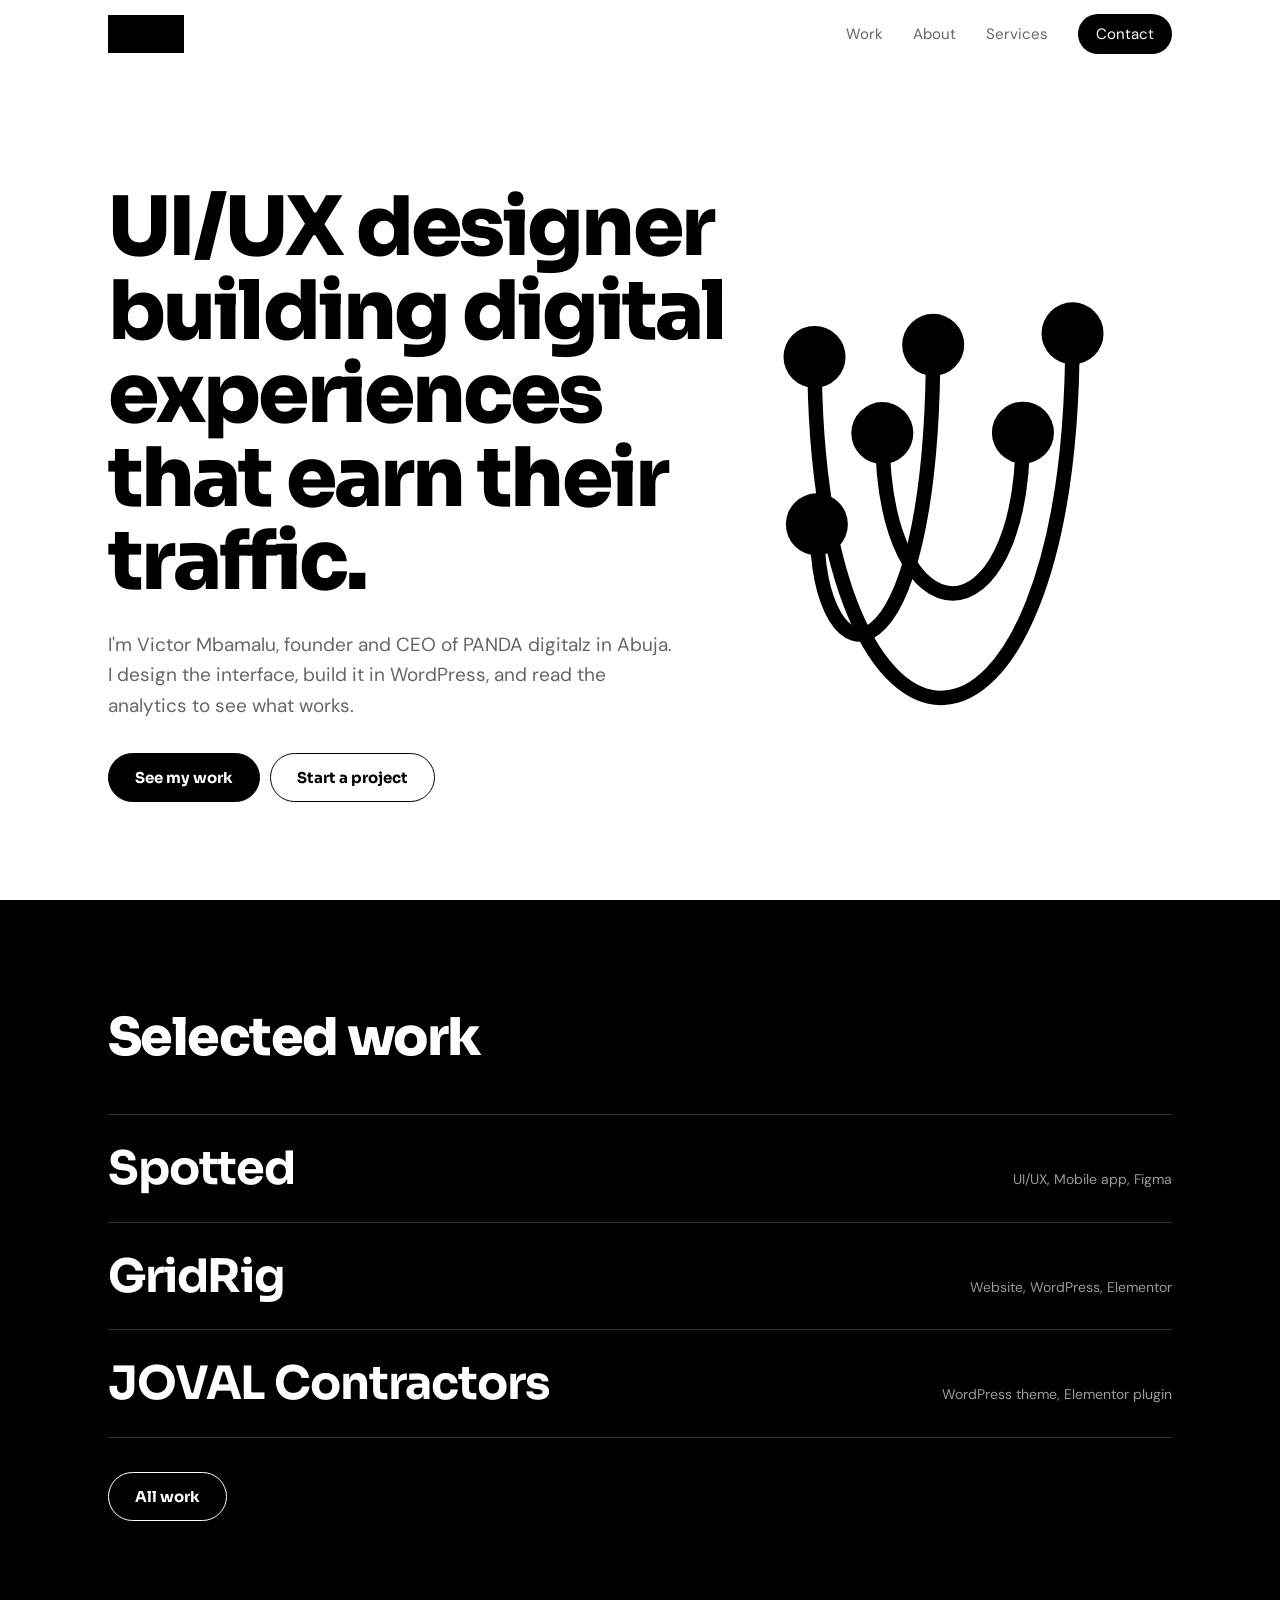
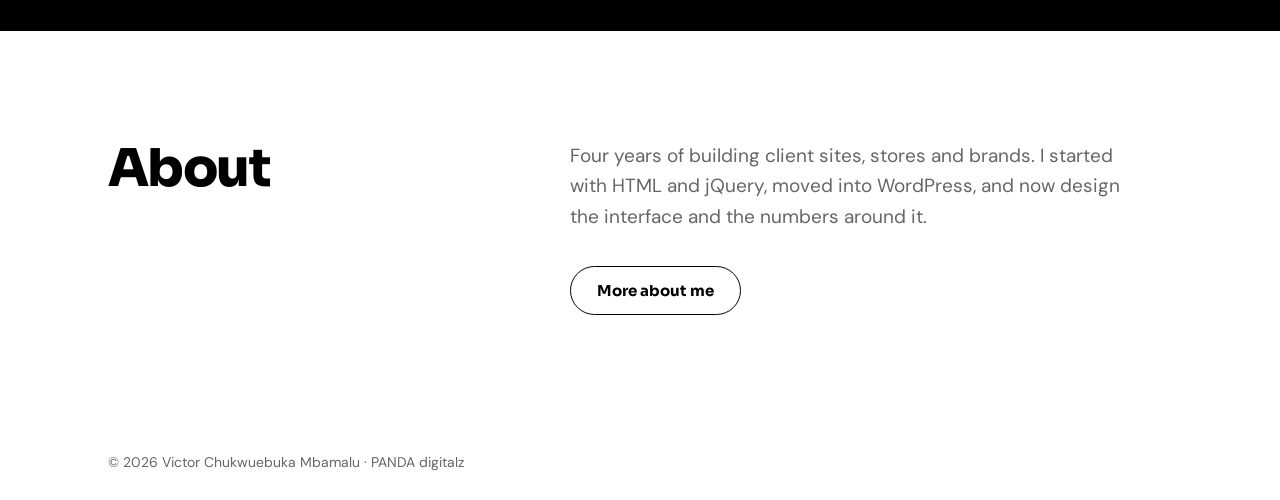
<file: index.html>
<!doctype html><html lang="en"><head><meta charset="utf-8"><meta name="viewport" content="width=device-width,initial-scale=1,viewport-fit=cover">
<title>Victor Mbamalu | UI/UX Designer, PANDA digitalz</title><meta name="description" content="Victor Mbamalu is a UI/UX designer and the founder of PANDA digitalz in Abuja, Nigeria, open to remote work.">
<link rel="preconnect" href="https://fonts.googleapis.com"><link rel="preconnect" href="https://fonts.gstatic.com" crossorigin>
<link href="https://fonts.googleapis.com/css2?family=Sora:wght@400;700;800&family=DM+Sans:wght@400;500&display=swap" rel="stylesheet">
<link rel="icon" href="assets/logo.png"><link rel="stylesheet" href="assets/style.css"></head><body data-page="index"><main>
<section class="w hero"><div><h1>UI/UX designer building digital experiences that earn their traffic.</h1>
<p>I'm Victor Mbamalu, founder and CEO of PANDA digitalz in Abuja. I design the interface, build it in WordPress, and read the analytics to see what works.</p>
<a class="btn f" href="works.html">See my work</a><a class="btn" href="contact.html">Start a project</a></div>
<svg id="mark" viewBox="0 0 400 420" role="img" aria-label="PANDA digitalz mark: connected nodes that follow your cursor"><g id="paths"></g><g id="nodes"></g></svg></section>
<section class="dark"><div class="w"><h2>Selected work</h2><div class="list" id="list" data-n="3"></div><a class="btn more" href="works.html">All work</a></div></section>
<section><div class="w two"><h2>About</h2><div><p style="color:var(--mu);font-size:19px;max-width:44ch">Four years of building client sites, stores and brands. I started with HTML and jQuery, moved into WordPress, and now design the interface and the numbers around it.</p><a class="btn more" href="about.html">More about me</a></div></div></section>
</main><script src="assets/main.js"></script></body></html>
</file>
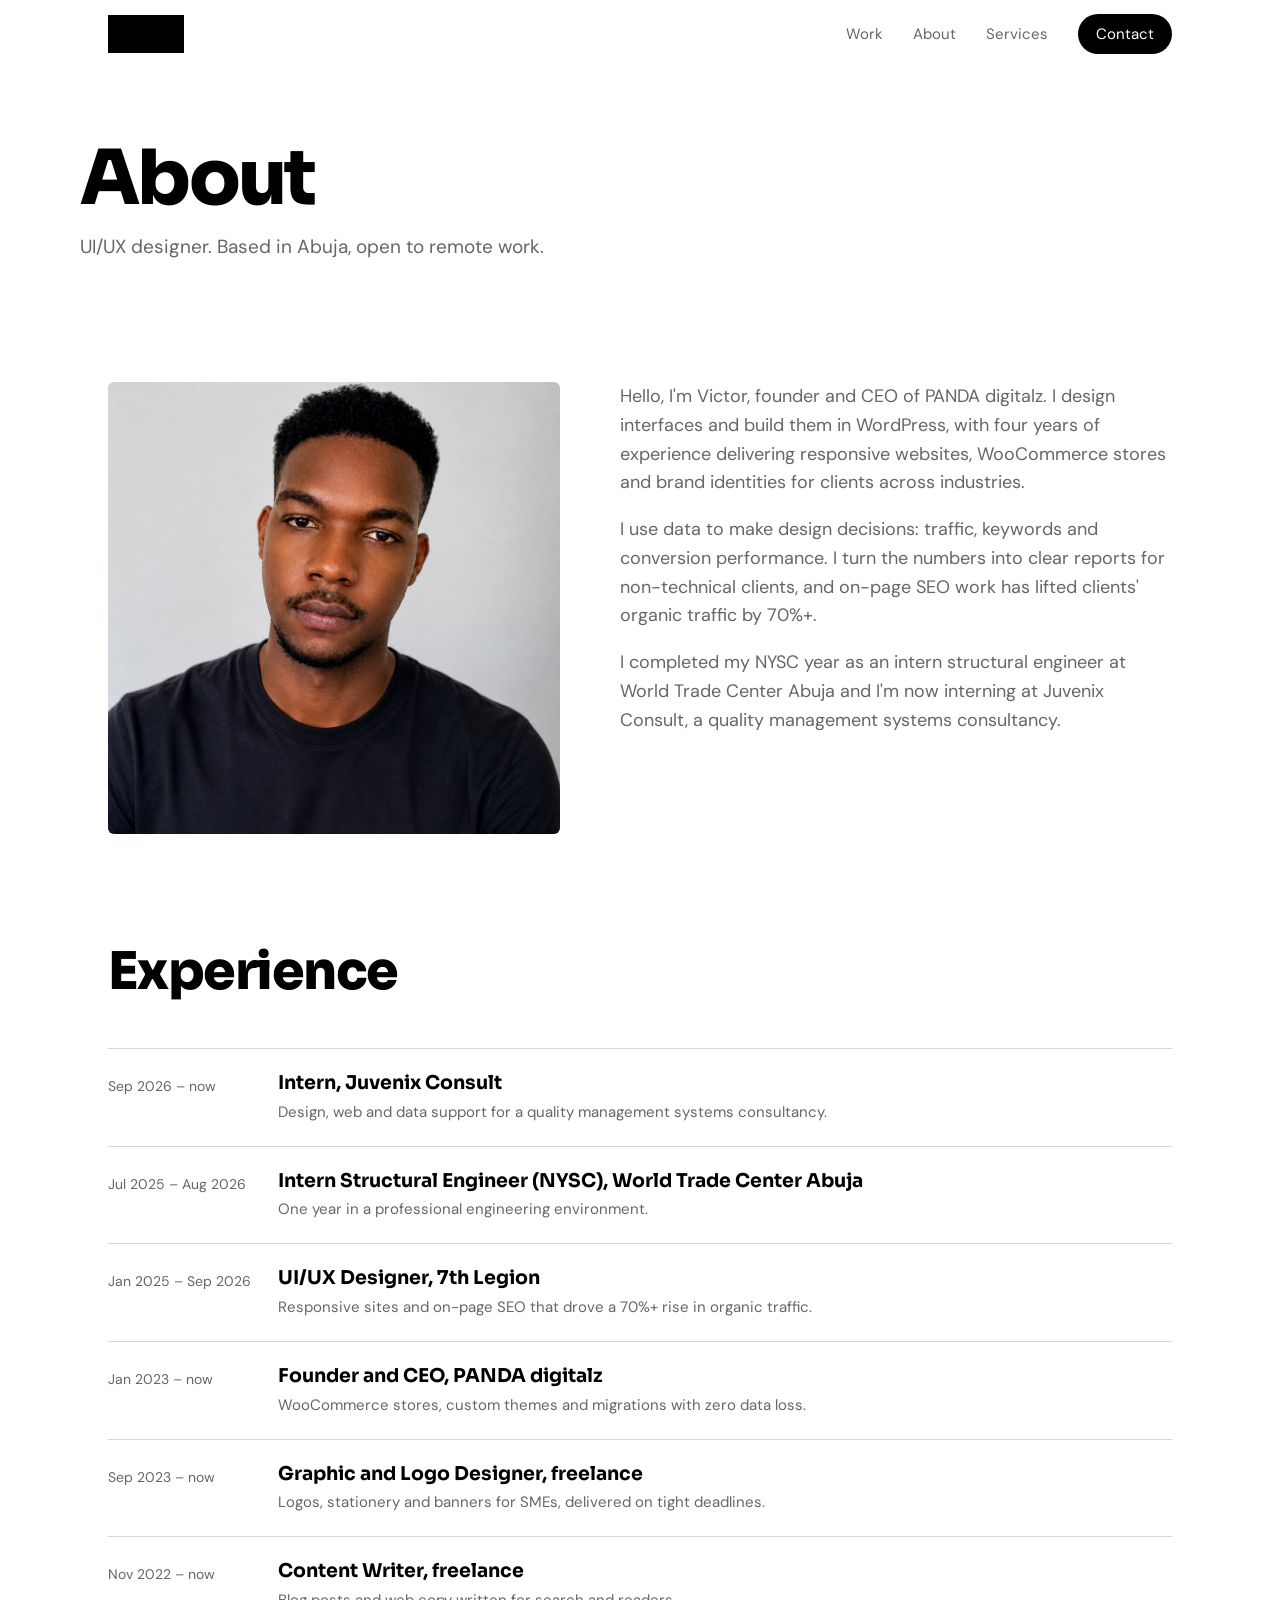
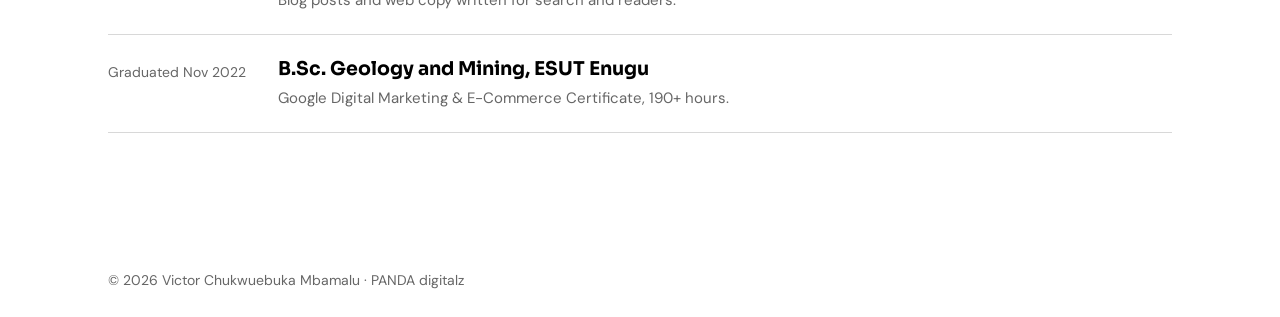
<file: about.html>
<!doctype html><html lang="en"><head><meta charset="utf-8"><meta name="viewport" content="width=device-width,initial-scale=1,viewport-fit=cover">
<title>About | Victor Mbamalu</title><meta name="description" content="About Victor Mbamalu, UI/UX designer and founder of PANDA digitalz.">
<link rel="preconnect" href="https://fonts.googleapis.com"><link rel="preconnect" href="https://fonts.gstatic.com" crossorigin>
<link href="https://fonts.googleapis.com/css2?family=Sora:wght@400;700;800&family=DM+Sans:wght@400;500&display=swap" rel="stylesheet">
<link rel="icon" href="assets/logo.png"><link rel="stylesheet" href="assets/style.css"></head><body data-page="about"><main>
<div class="w pg"><h1>About</h1><p>UI/UX designer. Based in Abuja, open to remote work.</p></div><section><div class="w pf"><img src="assets/profile.jpg" alt="Portrait of Victor Mbamalu" width="900" height="900">
<div><p>Hello, I'm Victor, founder and CEO of PANDA digitalz. I design interfaces and build them in WordPress, with four years of experience delivering responsive websites, WooCommerce stores and brand identities for clients across industries.</p>
<p>I use data to make design decisions: traffic, keywords and conversion performance. I turn the numbers into clear reports for non-technical clients, and on-page SEO work has lifted clients' organic traffic by 70%+.</p>
<p>I completed my NYSC year as an intern structural engineer at World Trade Center Abuja and I'm now interning at Juvenix Consult, a quality management systems consultancy.</p></div></div></section>
<section style="padding-top:0"><div class="w"><h2>Experience</h2><ul class="tl">
<li><time>Sep 2026 – now</time><div><h3>Intern, Juvenix Consult</h3><p>Design, web and data support for a quality management systems consultancy.</p></div></li>
<li><time>Jul 2025 – Aug 2026</time><div><h3>Intern Structural Engineer (NYSC), World Trade Center Abuja</h3><p>One year in a professional engineering environment.</p></div></li>
<li><time>Jan 2025 – Sep 2026</time><div><h3>UI/UX Designer, 7th Legion</h3><p>Responsive sites and on-page SEO that drove a 70%+ rise in organic traffic.</p></div></li>
<li><time>Jan 2023 – now</time><div><h3>Founder and CEO, PANDA digitalz</h3><p>WooCommerce stores, custom themes and migrations with zero data loss.</p></div></li>
<li><time>Sep 2023 – now</time><div><h3>Graphic and Logo Designer, freelance</h3><p>Logos, stationery and banners for SMEs, delivered on tight deadlines.</p></div></li>
<li><time>Nov 2022 – now</time><div><h3>Content Writer, freelance</h3><p>Blog posts and web copy written for search and readers.</p></div></li>
<li><time>Graduated Nov 2022</time><div><h3>B.Sc. Geology and Mining, ESUT Enugu</h3><p>Google Digital Marketing &amp; E-Commerce Certificate, 190+ hours.</p></div></li></ul></div></section>
</main><script src="assets/main.js"></script></body></html>
</file>
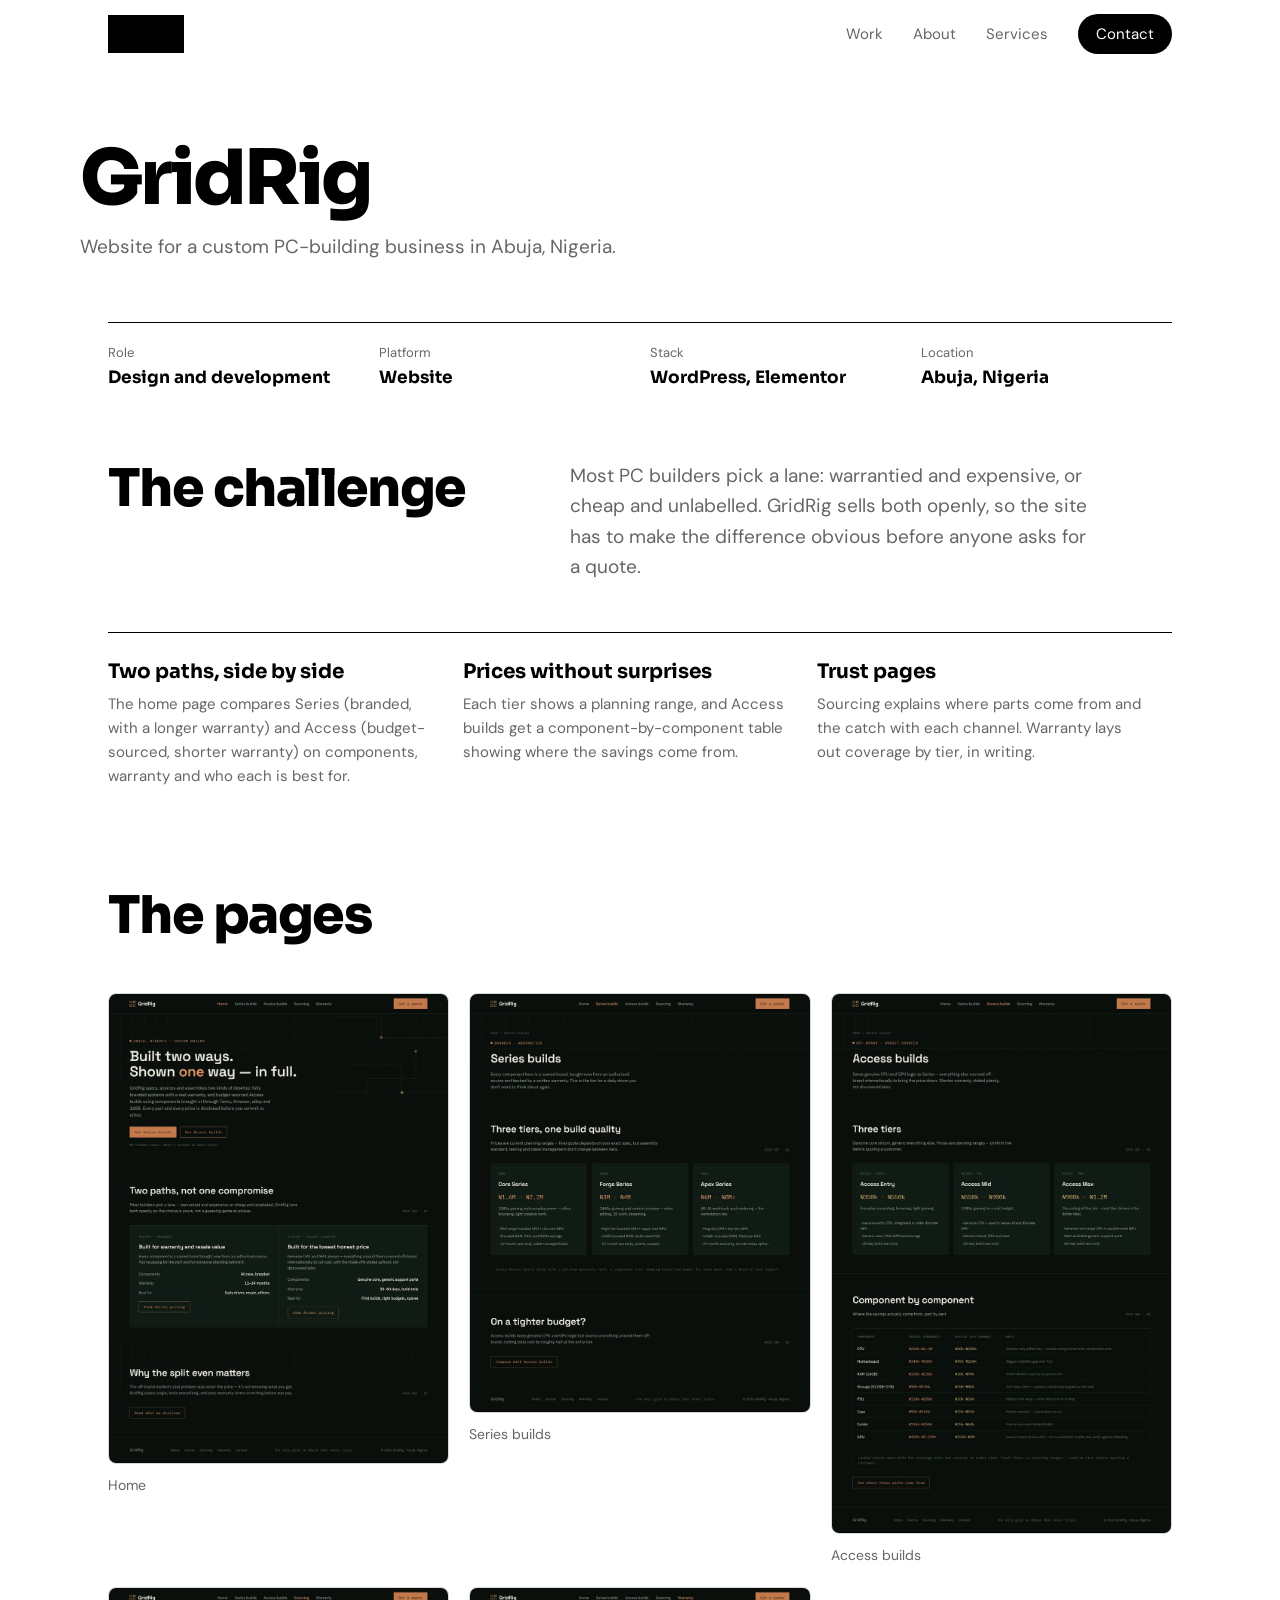
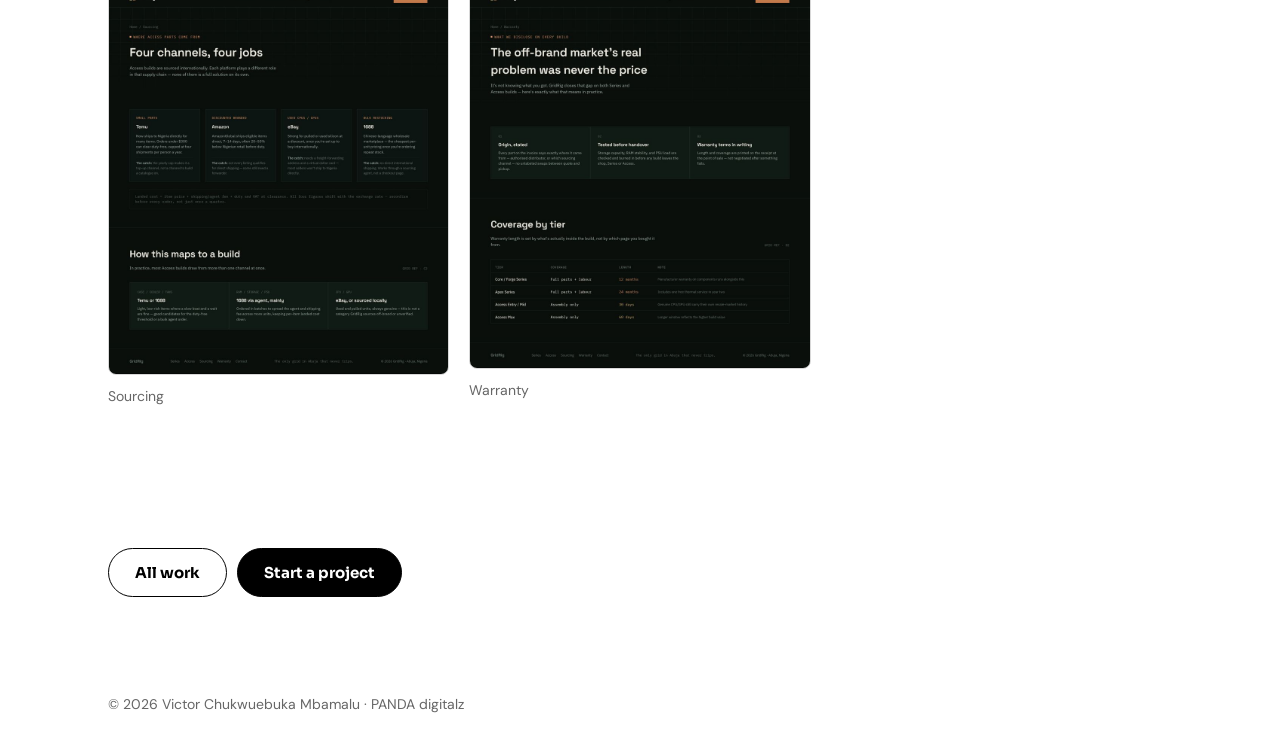
<file: case-gridrig.html>
<!doctype html><html lang="en"><head><meta charset="utf-8"><meta name="viewport" content="width=device-width,initial-scale=1,viewport-fit=cover">
<title>GridRig | Victor Mbamalu</title><meta name="description" content="GridRig: website for a custom PC-building business in Abuja, designed and built by Victor Mbamalu.">
<link rel="preconnect" href="https://fonts.googleapis.com"><link rel="preconnect" href="https://fonts.gstatic.com" crossorigin>
<link href="https://fonts.googleapis.com/css2?family=Sora:wght@400;700;800&family=DM+Sans:wght@400;500&display=swap" rel="stylesheet">
<link rel="icon" href="assets/logo.png"><link rel="stylesheet" href="assets/style.css"></head><body data-page="works"><main>
<div class="w pg"><h1>GridRig</h1><p class="lead">Website for a custom PC-building business in Abuja, Nigeria.</p></div>
<section style="padding:50px 0 20px"><div class="w"><div class="meta"><div><small>Role</small><b>Design and development</b></div><div><small>Platform</small><b>Website</b></div><div><small>Stack</small><b>WordPress, Elementor</b></div><div><small>Location</small><b>Abuja, Nigeria</b></div></div></div></section>
<section style="padding:50px 0"><div class="w two"><h2>The challenge</h2><p>Most PC builders pick a lane: warrantied and expensive, or cheap and unlabelled. GridRig sells both openly, so the site has to make the difference obvious before anyone asks for a quote.</p></div></section>
<section style="padding:0 0 70px"><div class="w"><div class="dec">
<div><h3>Two paths, side by side</h3><p>The home page compares Series (branded, with a longer warranty) and Access (budget-sourced, shorter warranty) on components, warranty and who each is best for.</p></div>
<div><h3>Prices without surprises</h3><p>Each tier shows a planning range, and Access builds get a component-by-component table showing where the savings come from.</p></div>
<div><h3>Trust pages</h3><p>Sourcing explains where parts come from and the catch with each channel. Warranty lays out coverage by tier, in writing.</p></div></div></div></section>
<section style="padding:0 0 70px"><div class="w"><h2>The pages</h2><div class="shots s3" style="align-items:start">
<figure><img src="assets/gr-1.jpg" alt="GridRig home page" loading="lazy"><figcaption>Home</figcaption></figure>
<figure><img src="assets/gr-2.jpg" alt="GridRig Series builds page" loading="lazy"><figcaption>Series builds</figcaption></figure>
<figure><img src="assets/gr-3.jpg" alt="GridRig Access builds page" loading="lazy"><figcaption>Access builds</figcaption></figure>
<figure><img src="assets/gr-4.jpg" alt="GridRig Sourcing page" loading="lazy"><figcaption>Sourcing</figcaption></figure>
<figure><img src="assets/gr-5.jpg" alt="GridRig Warranty page" loading="lazy"><figcaption>Warranty</figcaption></figure></div></div></section><section style="padding:70px 0"><div class="w"><a class="btn" href="works.html">All work</a><a class="btn f" href="contact.html">Start a project</a></div></section>
</main><script src="assets/main.js"></script></body></html>
</file>
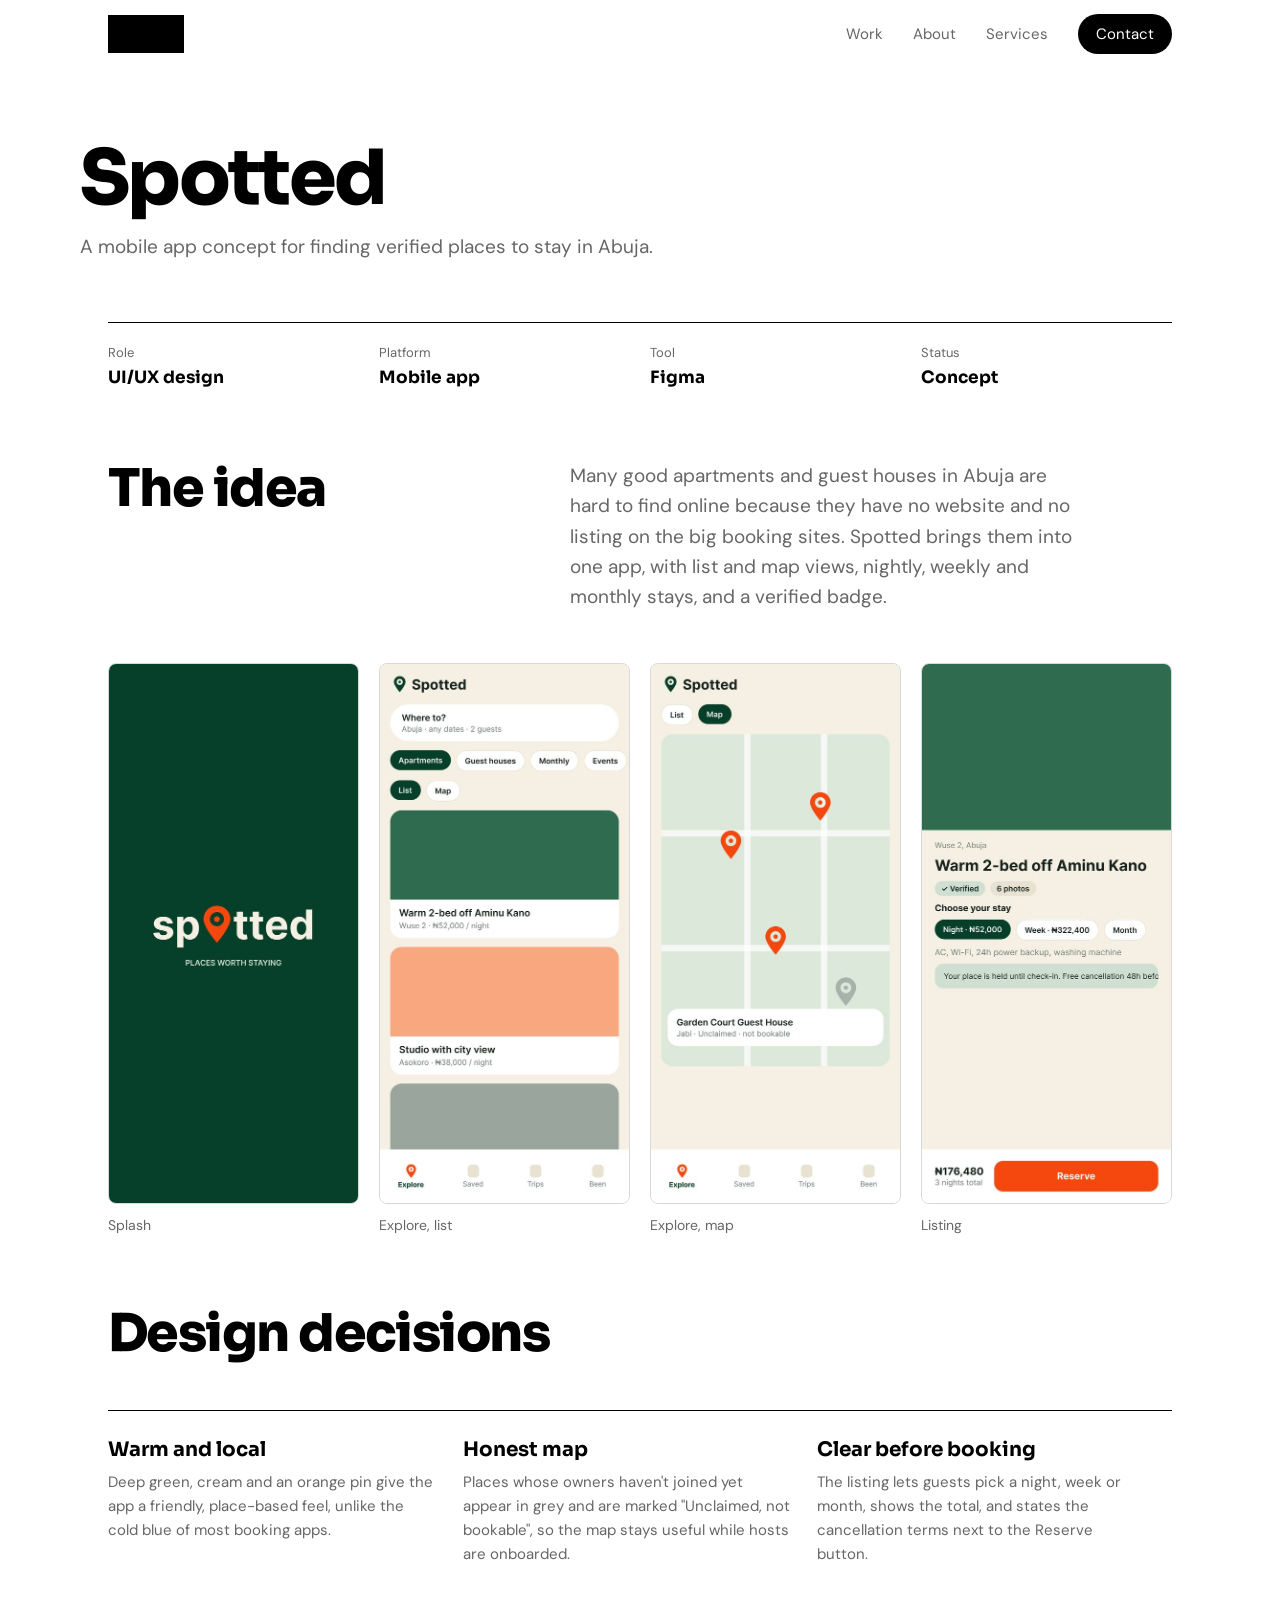
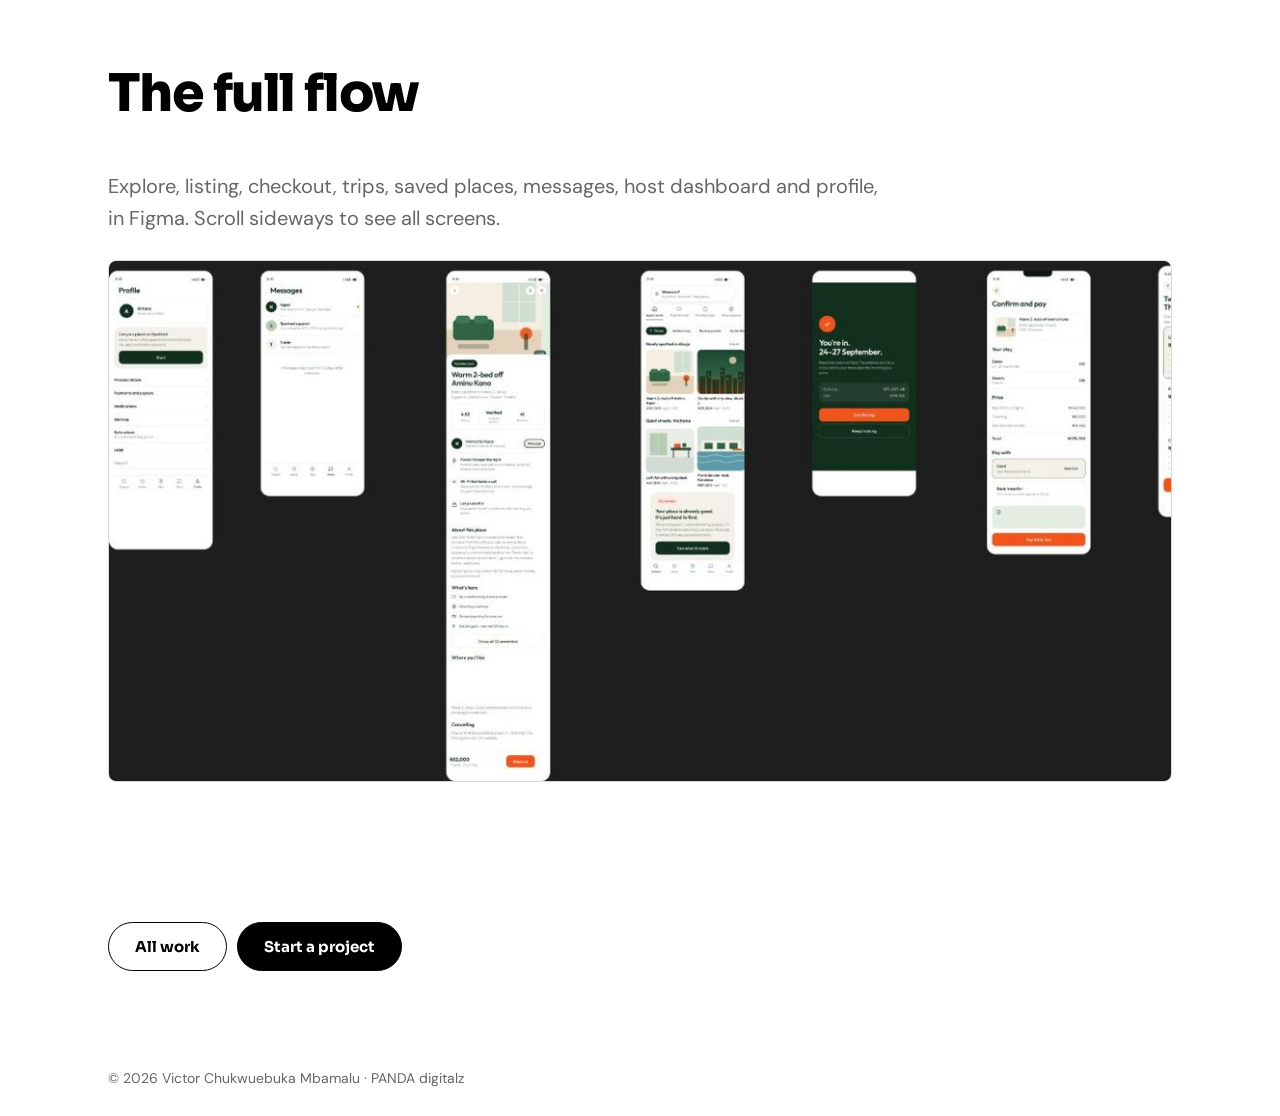
<file: case-spotted.html>
<!doctype html><html lang="en"><head><meta charset="utf-8"><meta name="viewport" content="width=device-width,initial-scale=1,viewport-fit=cover">
<title>Spotted | Victor Mbamalu</title><meta name="description" content="Spotted: a mobile app concept for finding verified places to stay in Abuja, designed by Victor Mbamalu.">
<link rel="preconnect" href="https://fonts.googleapis.com"><link rel="preconnect" href="https://fonts.gstatic.com" crossorigin>
<link href="https://fonts.googleapis.com/css2?family=Sora:wght@400;700;800&family=DM+Sans:wght@400;500&display=swap" rel="stylesheet">
<link rel="icon" href="assets/logo.png"><link rel="stylesheet" href="assets/style.css"></head><body data-page="works"><main>
<div class="w pg"><h1>Spotted</h1><p class="lead">A mobile app concept for finding verified places to stay in Abuja.</p></div>
<section style="padding:50px 0 20px"><div class="w"><div class="meta"><div><small>Role</small><b>UI/UX design</b></div><div><small>Platform</small><b>Mobile app</b></div><div><small>Tool</small><b>Figma</b></div><div><small>Status</small><b>Concept</b></div></div></div></section>
<section style="padding:50px 0"><div class="w two"><h2>The idea</h2><p>Many good apartments and guest houses in Abuja are hard to find online because they have no website and no listing on the big booking sites. Spotted brings them into one app, with list and map views, nightly, weekly and monthly stays, and a verified badge.</p></div></section>
<section style="padding:0 0 70px"><div class="w"><div class="shots">
<figure><img src="assets/sp-1.jpg" alt="Spotted splash screen" loading="lazy"><figcaption>Splash</figcaption></figure>
<figure><img src="assets/sp-2.jpg" alt="Spotted explore screen in list view" loading="lazy"><figcaption>Explore, list</figcaption></figure>
<figure><img src="assets/sp-3.jpg" alt="Spotted explore screen in map view" loading="lazy"><figcaption>Explore, map</figcaption></figure>
<figure><img src="assets/sp-4.jpg" alt="Spotted listing screen" loading="lazy"><figcaption>Listing</figcaption></figure></div></div></section>
<section style="padding:0 0 70px"><div class="w"><h2>Design decisions</h2><div class="dec">
<div><h3>Warm and local</h3><p>Deep green, cream and an orange pin give the app a friendly, place-based feel, unlike the cold blue of most booking apps.</p></div>
<div><h3>Honest map</h3><p>Places whose owners haven't joined yet appear in grey and are marked "Unclaimed, not bookable", so the map stays useful while hosts are onboarded.</p></div>
<div><h3>Clear before booking</h3><p>The listing lets guests pick a night, week or month, shows the total, and states the cancellation terms next to the Reserve button.</p></div></div></div></section>
<section style="padding:0 0 70px"><div class="w"><h2>The full flow</h2><p class="lead" style="margin-bottom:26px">Explore, listing, checkout, trips, saved places, messages, host dashboard and profile, in Figma. Scroll sideways to see all screens.</p><div class="strip"><img src="assets/sp-flow.jpg" alt="All Spotted screens laid out in Figma" loading="lazy"></div></div></section><section style="padding:70px 0"><div class="w"><a class="btn" href="works.html">All work</a><a class="btn f" href="contact.html">Start a project</a></div></section>
</main><script src="assets/main.js"></script></body></html>
</file>
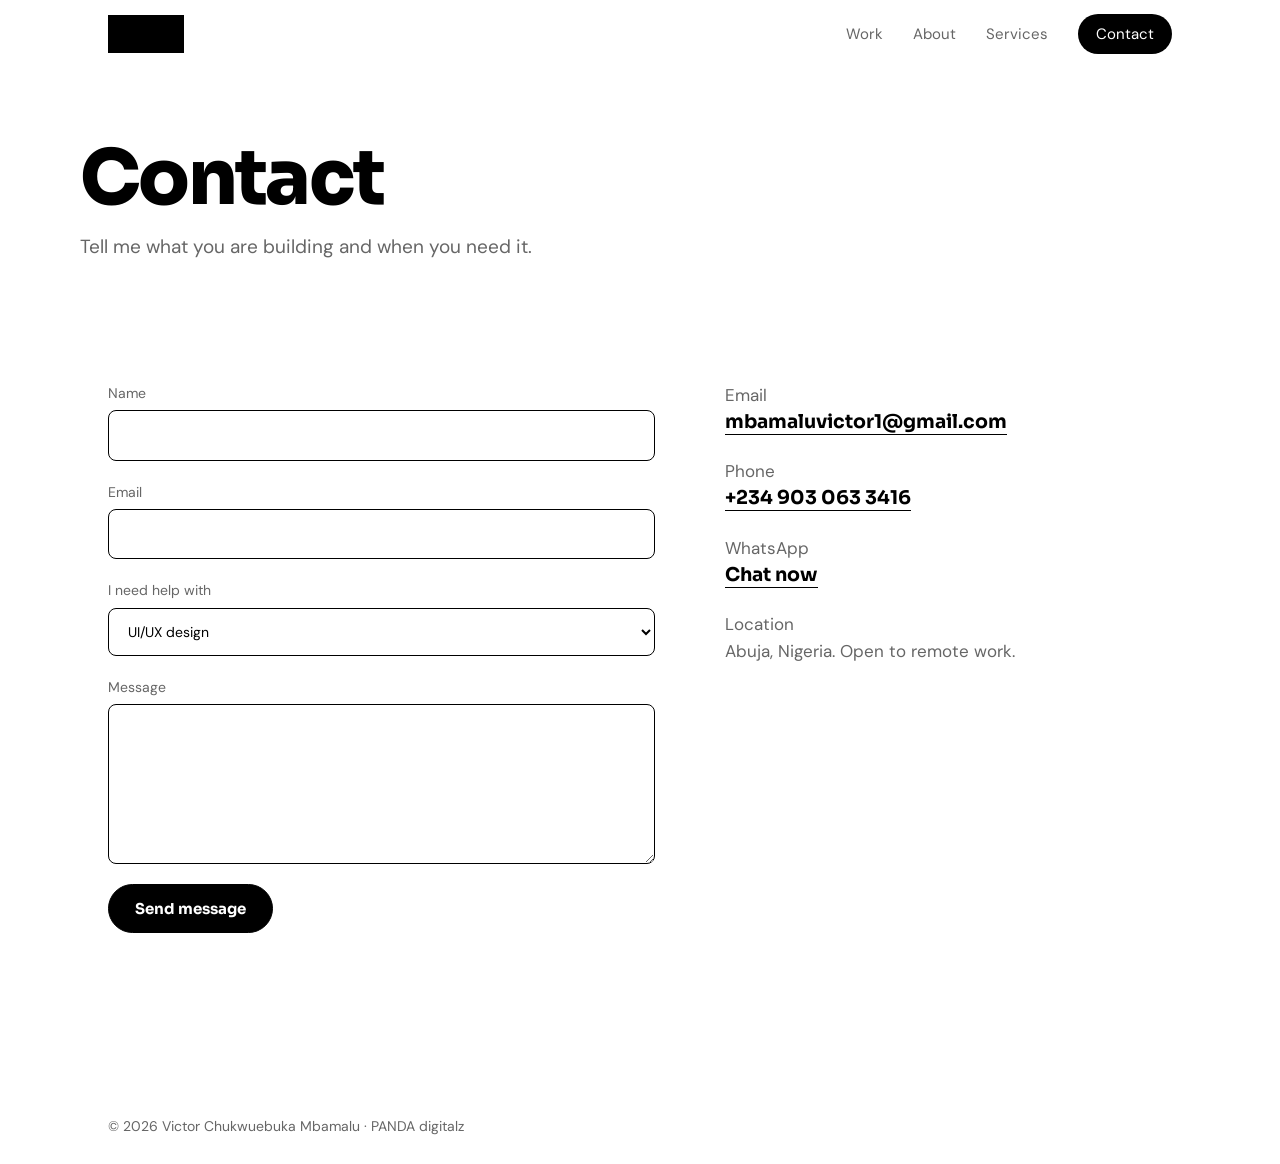
<file: contact.html>
<!doctype html><html lang="en"><head><meta charset="utf-8"><meta name="viewport" content="width=device-width,initial-scale=1,viewport-fit=cover">
<title>Contact | Victor Mbamalu</title><meta name="description" content="Contact Victor Mbamalu for UI/UX, WordPress and remote work.">
<link rel="preconnect" href="https://fonts.googleapis.com"><link rel="preconnect" href="https://fonts.gstatic.com" crossorigin>
<link href="https://fonts.googleapis.com/css2?family=Sora:wght@400;700;800&family=DM+Sans:wght@400;500&display=swap" rel="stylesheet">
<link rel="icon" href="assets/logo.png"><link rel="stylesheet" href="assets/style.css"></head><body data-page="contact"><main>
<div class="w pg"><h1>Contact</h1><p>Tell me what you are building and when you need it.</p></div><section><div class="w ct"><form id="cf" novalidate>
<label>Name<input name="name" autocomplete="name" required></label>
<label>Email<input name="email" type="email" autocomplete="email" required></label>
<label>I need help with<select name="topic"><option>UI/UX design</option><option>WordPress website</option><option>WooCommerce store</option><option>SEO and analytics</option><option>Brand identity</option><option>Something else</option></select></label>
<label>Message<textarea name="message" required></textarea></label>
<input class="hp" name="company" tabindex="-1" autocomplete="off" aria-hidden="true">
<div><button class="btn" type="submit">Send message</button></div><p id="msg" role="status" aria-live="polite"></p></form>
<div class="info"><p>Email<br><a href="mailto:mbamaluvictor1@gmail.com">mbamaluvictor1@gmail.com</a></p><p>Phone<br><a href="tel:+2349030633416">+234 903 063 3416</a></p><p>WhatsApp<br><a href="https://wa.me/2349030633416">Chat now</a></p><p>Location<br>Abuja, Nigeria. Open to remote work.</p></div></div></section>
</main><script src="assets/main.js"></script></body></html>
</file>
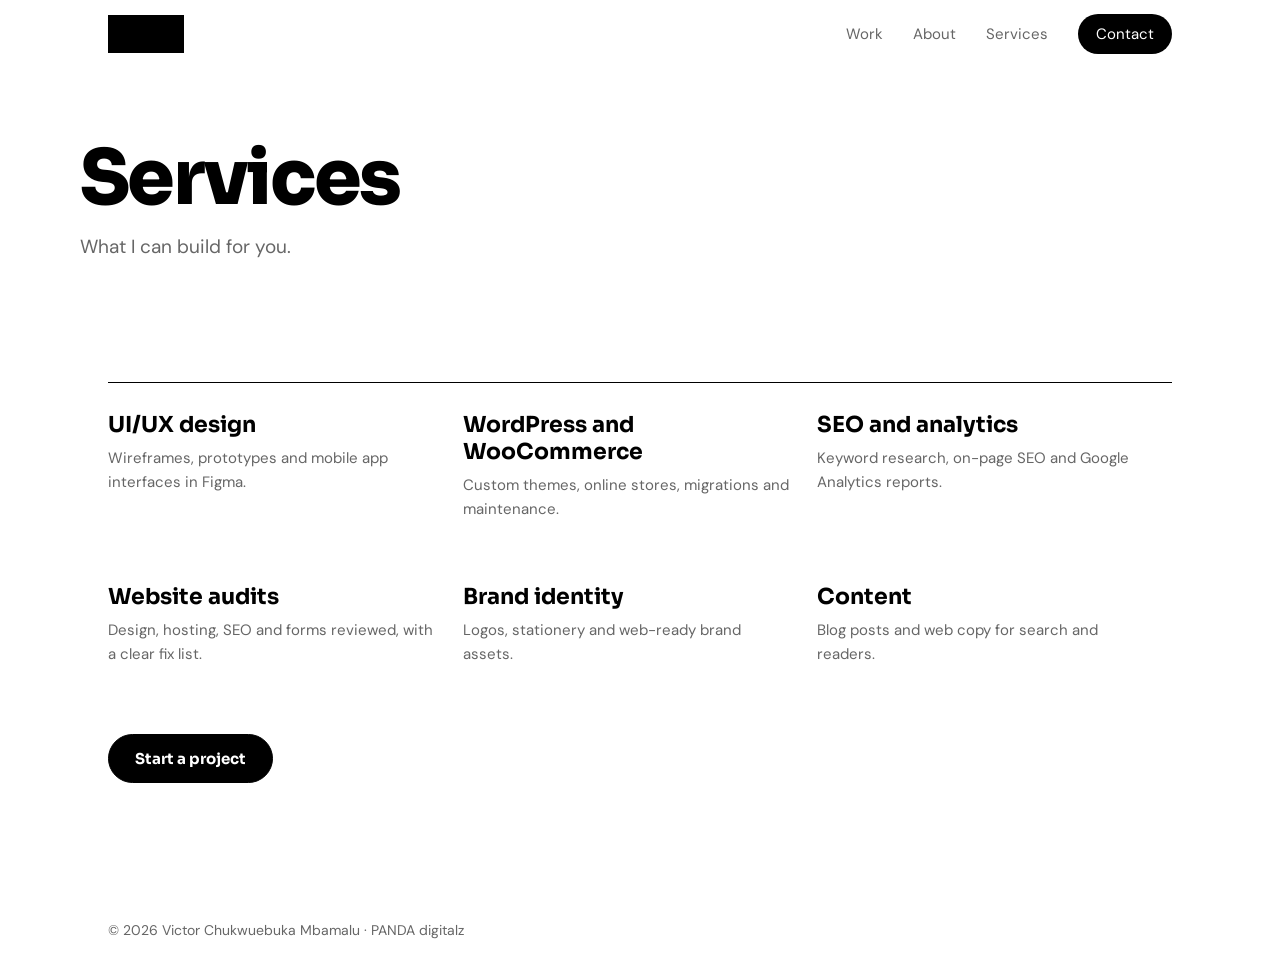
<file: services.html>
<!doctype html><html lang="en"><head><meta charset="utf-8"><meta name="viewport" content="width=device-width,initial-scale=1,viewport-fit=cover">
<title>Services | Victor Mbamalu</title><meta name="description" content="UI/UX design, WordPress, SEO and brand identity services.">
<link rel="preconnect" href="https://fonts.googleapis.com"><link rel="preconnect" href="https://fonts.gstatic.com" crossorigin>
<link href="https://fonts.googleapis.com/css2?family=Sora:wght@400;700;800&family=DM+Sans:wght@400;500&display=swap" rel="stylesheet">
<link rel="icon" href="assets/logo.png"><link rel="stylesheet" href="assets/style.css"></head><body data-page="services"><main>
<div class="w pg"><h1>Services</h1><p>What I can build for you.</p></div><section><div class="w"><div class="sv">
<div><h3>UI/UX design</h3><p>Wireframes, prototypes and mobile app interfaces in Figma.</p></div>
<div><h3>WordPress and WooCommerce</h3><p>Custom themes, online stores, migrations and maintenance.</p></div>
<div><h3>SEO and analytics</h3><p>Keyword research, on-page SEO and Google Analytics reports.</p></div>
<div><h3>Website audits</h3><p>Design, hosting, SEO and forms reviewed, with a clear fix list.</p></div>
<div><h3>Brand identity</h3><p>Logos, stationery and web-ready brand assets.</p></div>
<div><h3>Content</h3><p>Blog posts and web copy for search and readers.</p></div></div>
<a class="btn f more" href="contact.html">Start a project</a></div></section>
</main><script src="assets/main.js"></script></body></html>
</file>
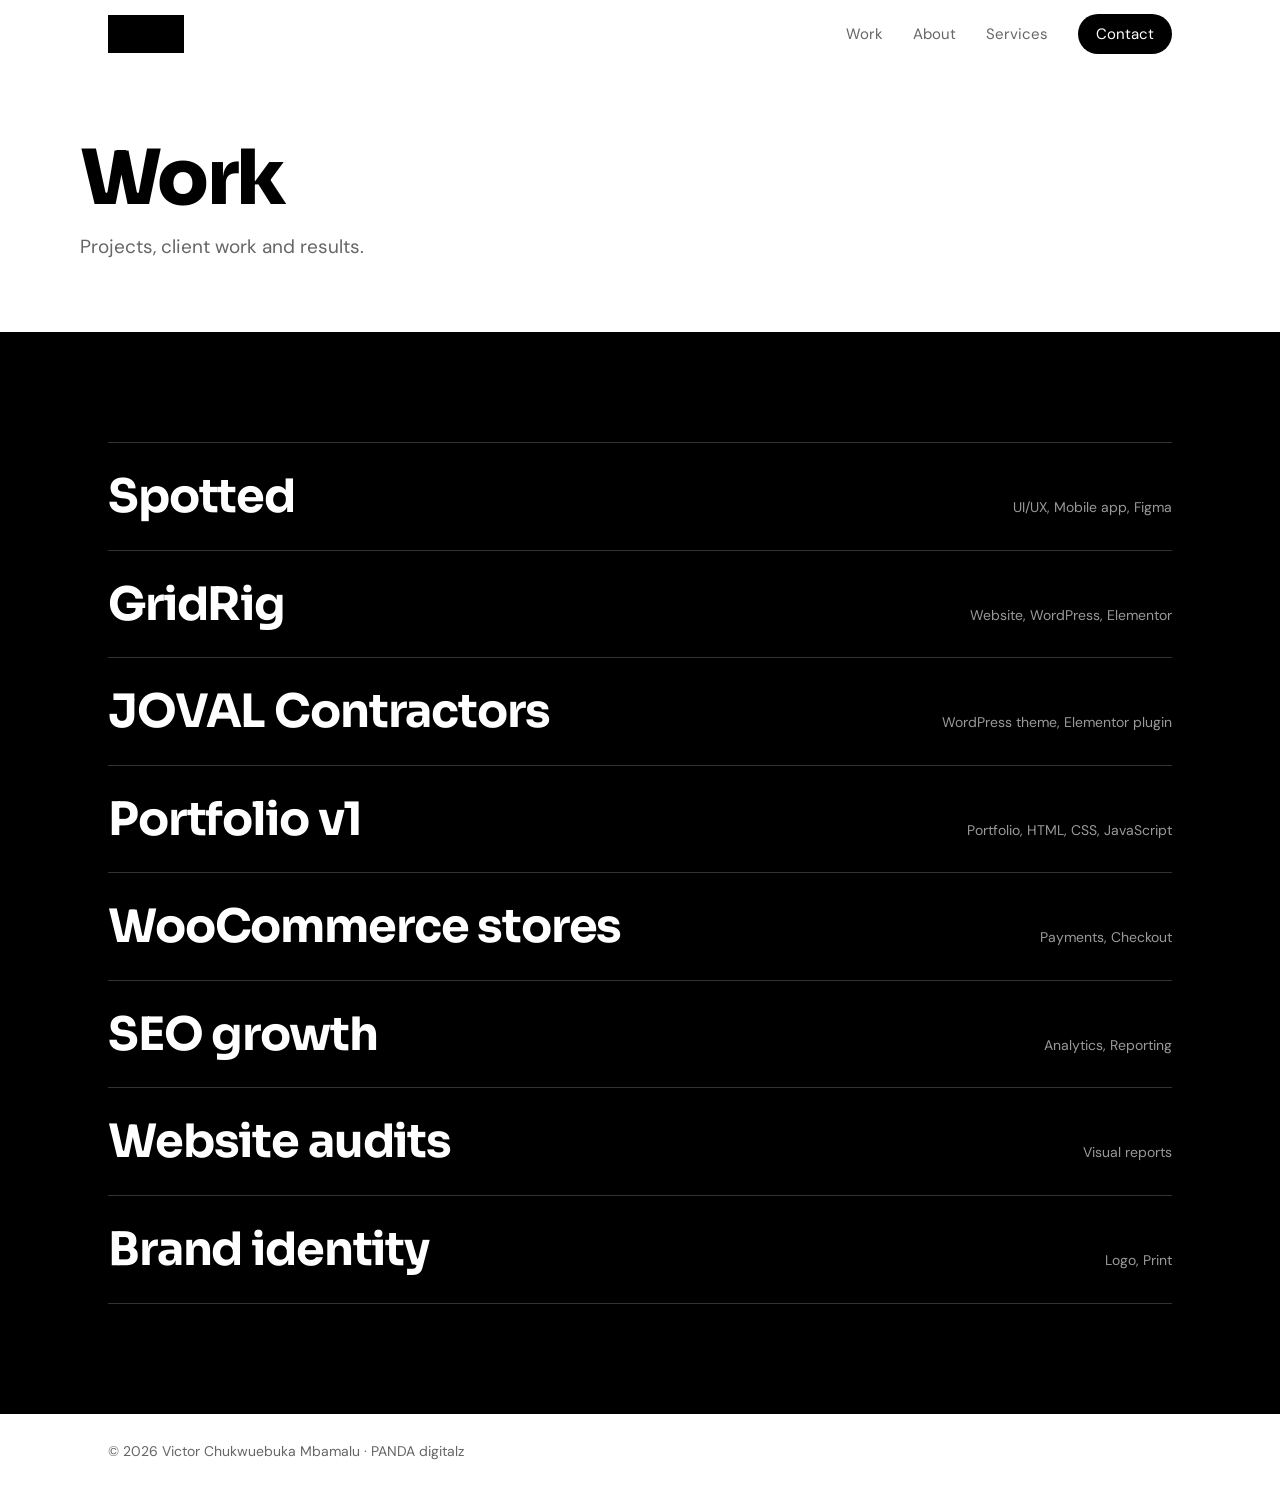
<file: works.html>
<!doctype html><html lang="en"><head><meta charset="utf-8"><meta name="viewport" content="width=device-width,initial-scale=1,viewport-fit=cover">
<title>Work | Victor Mbamalu</title><meta name="description" content="Selected UI/UX, WordPress and brand projects by Victor Mbamalu.">
<link rel="preconnect" href="https://fonts.googleapis.com"><link rel="preconnect" href="https://fonts.gstatic.com" crossorigin>
<link href="https://fonts.googleapis.com/css2?family=Sora:wght@400;700;800&family=DM+Sans:wght@400;500&display=swap" rel="stylesheet">
<link rel="icon" href="assets/logo.png"><link rel="stylesheet" href="assets/style.css"></head><body data-page="works"><main>
<div class="w pg"><h1>Work</h1><p>Projects, client work and results.</p></div><section class="dark" style="margin-top:60px"><div class="w"><div class="list" id="list"></div></div></section>
</main><script src="assets/main.js"></script></body></html>
</file>
<file: assets/style.css>
:root{--bg:#fff;--fg:#000;--mu:#666;--ln:#d8d8d8;--d:'Sora',system-ui,sans-serif;--b:'DM Sans',system-ui,sans-serif;color-scheme:light}
*{box-sizing:border-box;margin:0;padding:0}html{scroll-behavior:smooth}
body{background:var(--bg);color:var(--fg);font:17px/1.6 var(--b);overflow-x:hidden}
a{color:inherit}:focus-visible{outline:2px solid var(--fg);outline-offset:3px}
.w{max-width:1120px;margin:0 auto;padding:0 28px}
header{position:fixed;inset:0 0 auto;z-index:10;background:rgba(255,255,255,.9);backdrop-filter:blur(8px);padding-top:env(safe-area-inset-top,0)}
header .w{display:flex;align-items:center;justify-content:space-between;height:68px}
header img{height:38px;display:block}
nav{display:flex;gap:30px;align-items:center;font-size:15px}nav a{text-decoration:none;color:var(--mu)}nav a:hover{color:var(--fg)}
nav .pill{color:var(--bg);background:var(--fg);padding:8px 18px;border-radius:99px}nav .pill:hover{color:var(--bg);opacity:.8}
.hero{min-height:100svh;display:grid;grid-template-columns:1.2fr .8fr;gap:30px;align-items:center;padding-top:88px}
h1{font:800 clamp(40px,6.4vw,84px)/1.02 var(--d);letter-spacing:-.035em}
.hero p{color:var(--mu);max-width:44ch;margin:26px 0 32px;font-size:19px}
.btn{display:inline-block;text-decoration:none;font:700 15px var(--d);padding:14px 26px;border:1.5px solid var(--fg);border-radius:99px;transition:background .2s,color .2s}
.btn.f,.btn:hover{background:var(--fg);color:var(--bg)}.btn.f:hover{background:var(--bg);color:var(--fg)}.btn+.btn{margin-left:10px}
#mark{width:100%;max-width:440px;justify-self:center;touch-action:none;cursor:crosshair}
#mark path{fill:none;stroke:#000;stroke-width:14;stroke-linecap:round}#mark circle{fill:#000}
section{padding:110px 0}
h2{font:800 clamp(30px,4.4vw,52px)/1.08 var(--d);letter-spacing:-.03em;margin-bottom:48px}
.dark{background:#000;color:#fff}.dark h2{color:#fff}
.row{border-top:1px solid #333}.row:last-child{border-bottom:1px solid #333}
.row>button{all:unset;box-sizing:border-box;width:100%;display:flex;justify-content:space-between;align-items:baseline;gap:20px;padding:28px 0;cursor:pointer}
.row h3{font:700 clamp(26px,4vw,46px)/1.1 var(--d);letter-spacing:-.025em;transition:transform .3s,opacity .3s}
.row:hover h3{transform:translateX(14px)}.list:hover .row:not(:hover) h3{opacity:.35}
.row small{color:#999;font-size:14px;text-align:right}
.row .d{display:grid;grid-template-rows:0fr;transition:grid-template-rows .35s}.row.open .d{grid-template-rows:1fr}
.row .d div{overflow:hidden}.row .d p{color:#bbb;max-width:58ch;padding-bottom:28px}
#pv{position:fixed;left:0;top:0;width:260px;height:180px;z-index:9;pointer-events:none;background:#fff;color:#000;display:grid;place-items:center;font:800 56px var(--d);opacity:0;transform:scale(.7);transition:opacity .2s,scale .2s;border-radius:6px;overflow:hidden}
#pv::after{content:"";position:absolute;inset:0;background:radial-gradient(#000 1.2px,transparent 1.7px) 0 0/14px 14px;opacity:.18}
#pv.on{opacity:1}#pv span{position:relative;z-index:1}
.two{display:grid;grid-template-columns:.8fr 1.2fr;gap:60px}
.two>p{color:var(--mu);font-size:19px;max-width:40ch}
.tl li{list-style:none;display:grid;grid-template-columns:150px 1fr;gap:20px;padding:22px 0;border-top:1px solid var(--ln)}
.tl li:last-child{border-bottom:1px solid var(--ln)}.tl time{color:var(--mu);font-size:14px;padding-top:4px}
.tl h3{font:700 19px/1.3 var(--d)}.tl p{color:var(--mu);font-size:15px;margin-top:4px}
.sv{display:grid;grid-template-columns:repeat(3,1fr);gap:0;border-top:1px solid var(--fg)}
.sv div{padding:28px 28px 34px 0}.sv h3{font:700 22px var(--d);margin-bottom:8px}.sv p{color:var(--mu);font-size:15px}
.cta a.big{display:block;font:800 clamp(30px,7vw,92px)/1.05 var(--d);letter-spacing:-.04em;text-decoration:none;word-break:break-word}
.cta a.big:hover{text-decoration:underline;text-decoration-thickness:.06em}
.cta .lk{display:flex;gap:28px;flex-wrap:wrap;margin-top:34px;color:#bbb}.cta .lk a{color:#fff}
footer{padding:26px 0;font-size:14px;color:var(--mu)}
#cur{position:fixed;left:0;top:0;width:14px;height:14px;border-radius:50%;background:#fff;mix-blend-mode:difference;pointer-events:none;z-index:99;opacity:0;transition:opacity .2s,width .2s,height .2s;margin:-7px 0 0 -7px}
#cur.big{width:56px;height:56px;margin:-28px 0 0 -28px}
@media(max-width:820px){.hero,.two{grid-template-columns:1fr}.hero{padding-top:100px}#mark{max-width:300px}.sv{grid-template-columns:1fr}.tl li{grid-template-columns:1fr;gap:4px}.row small{display:none}#pv,#cur{display:none}}
@media(prefers-reduced-motion:reduce){*{transition:none!important}html{scroll-behavior:auto}}

.pg{padding:140px 0 10px}.pg h1{font-size:clamp(38px,6vw,76px)}.pg p{color:var(--mu);margin-top:14px;font-size:19px;max-width:48ch}
.pf{display:grid;grid-template-columns:.9fr 1.1fr;gap:60px;align-items:start}.pf img{width:100%;height:auto;display:block;border-radius:6px}
.pf p{color:var(--mu);font-size:18px;max-width:52ch}.pf p+p{margin-top:18px}
.ct{display:grid;grid-template-columns:1.1fr .9fr;gap:70px}
form{display:grid;gap:20px}label{display:grid;gap:6px;font-size:14px;color:var(--mu)}
input,select,textarea{font:inherit;color:var(--fg);background:#fff;border:1.5px solid var(--fg);padding:13px 15px;border-radius:8px;width:100%}
textarea{min-height:160px;resize:vertical}.hp{position:absolute;left:-9999px}
#msg{min-height:26px;font-size:15px}#msg.err{color:#b00020}button.btn{cursor:pointer;background:var(--fg);color:var(--bg)}button.btn:hover{background:var(--bg);color:var(--fg)}button.btn:disabled{opacity:.5}
.info p{margin-bottom:22px;color:var(--mu)}.info a{color:var(--fg);font:700 19px var(--d);text-decoration:none;border-bottom:1.5px solid}
.more{margin-top:34px}.dark .btn{color:#fff;border-color:#fff}.dark .btn:hover{background:#fff;color:#000}
@media(max-width:820px){.pf,.ct{grid-template-columns:1fr;gap:36px}.pg{padding-top:110px}}
#pv.im{background-size:cover;background-position:top}#pv.im::after{display:none}
.row .d a{display:inline-block;color:#fff;font:700 15px var(--d);margin:-10px 0 28px;border-bottom:1.5px solid}
.meta{display:grid;grid-template-columns:repeat(4,1fr);gap:20px;border-top:1px solid var(--fg);padding-top:20px}
.meta small{display:block;color:var(--mu);font-size:13px}.meta b{font:700 17px var(--d)}
.shots{display:grid;grid-template-columns:repeat(4,1fr);gap:20px}.shots.s3{grid-template-columns:repeat(3,1fr)}
.shots figure img,.full img{width:100%;height:auto;display:block;border:1px solid var(--ln);border-radius:8px}
.shots figcaption{color:var(--mu);font-size:14px;margin-top:10px}
.strip{overflow-x:auto;border:1px solid var(--ln);border-radius:8px;cursor:grab}.strip img{display:block;height:520px;width:auto;max-width:none}
.dec{display:grid;grid-template-columns:repeat(3,1fr);border-top:1px solid var(--fg)}.dec div{padding:26px 26px 30px 0}
.dec h3{font:700 20px var(--d);margin-bottom:8px}.dec p{color:var(--mu);font-size:15px}
.lead{color:var(--mu);font-size:20px;max-width:56ch}
@media(max-width:820px){.meta,.dec,.shots,.shots.s3{grid-template-columns:1fr 1fr}.dec{grid-template-columns:1fr}.strip img{height:380px}}
/* responsive */
#bg{display:none;background:none;color:var(--fg);border:1.5px solid var(--fg);border-radius:99px;padding:8px 18px;font:700 14px var(--d);cursor:pointer}
img,svg{max-width:100%}
@media(hover:none){.list:hover .row:not(:hover) h3{opacity:1}.row:hover h3{transform:none}}
@media(max-width:1024px){.w{padding:0 24px}section{padding:90px 0}.sv{grid-template-columns:1fr 1fr}.two{gap:40px}.pf{gap:40px}.ct{gap:48px}.dec h3{font-size:18px}}
@media(max-width:820px){
#bg{display:block}
nav{position:fixed;top:calc(68px + env(safe-area-inset-top,0px));left:0;right:0;background:#fff;flex-direction:column;align-items:flex-start;gap:18px;padding:22px 24px 28px;border-bottom:1px solid var(--ln);display:none}
nav.open{display:flex}nav a{font:700 22px var(--d);color:var(--fg)}nav .pill{font-size:16px;color:var(--bg)}
.hero{min-height:0;padding-bottom:40px}section{padding:70px 0}h2{margin-bottom:32px}
.cta a.big{font-size:clamp(19px,5.8vw,92px)}header img{height:32px}
.hero p{font-size:18px}.tl li{padding:18px 0}}
@media(min-width:561px) and (max-width:820px){.shots{grid-template-columns:repeat(4,1fr)}.shots.s3{grid-template-columns:repeat(3,1fr)}.meta{grid-template-columns:repeat(4,1fr)}.sv{grid-template-columns:1fr 1fr}#mark{max-width:380px}}
@media(max-width:560px){
.w{padding:0 20px}body{font-size:16px}h1{font-size:clamp(34px,10.5vw,52px)}.pg h1{font-size:clamp(34px,11vw,52px)}
.btn{margin:0 10px 12px 0;padding:13px 22px}.btn+.btn{margin-left:0}
.row>button{padding:22px 0}.row h3{font-size:clamp(24px,7.4vw,34px)}
.meta{grid-template-columns:1fr 1fr}.shots,.shots.s3{grid-template-columns:1fr 1fr;gap:14px}
.shots.s3{grid-template-columns:1fr}.strip img{height:320px}
.pf{grid-template-columns:1fr}.pf img{max-width:420px}
.pg{padding-top:100px}.lead{font-size:18px}.info a{font-size:17px;word-break:break-word}}
</file>
